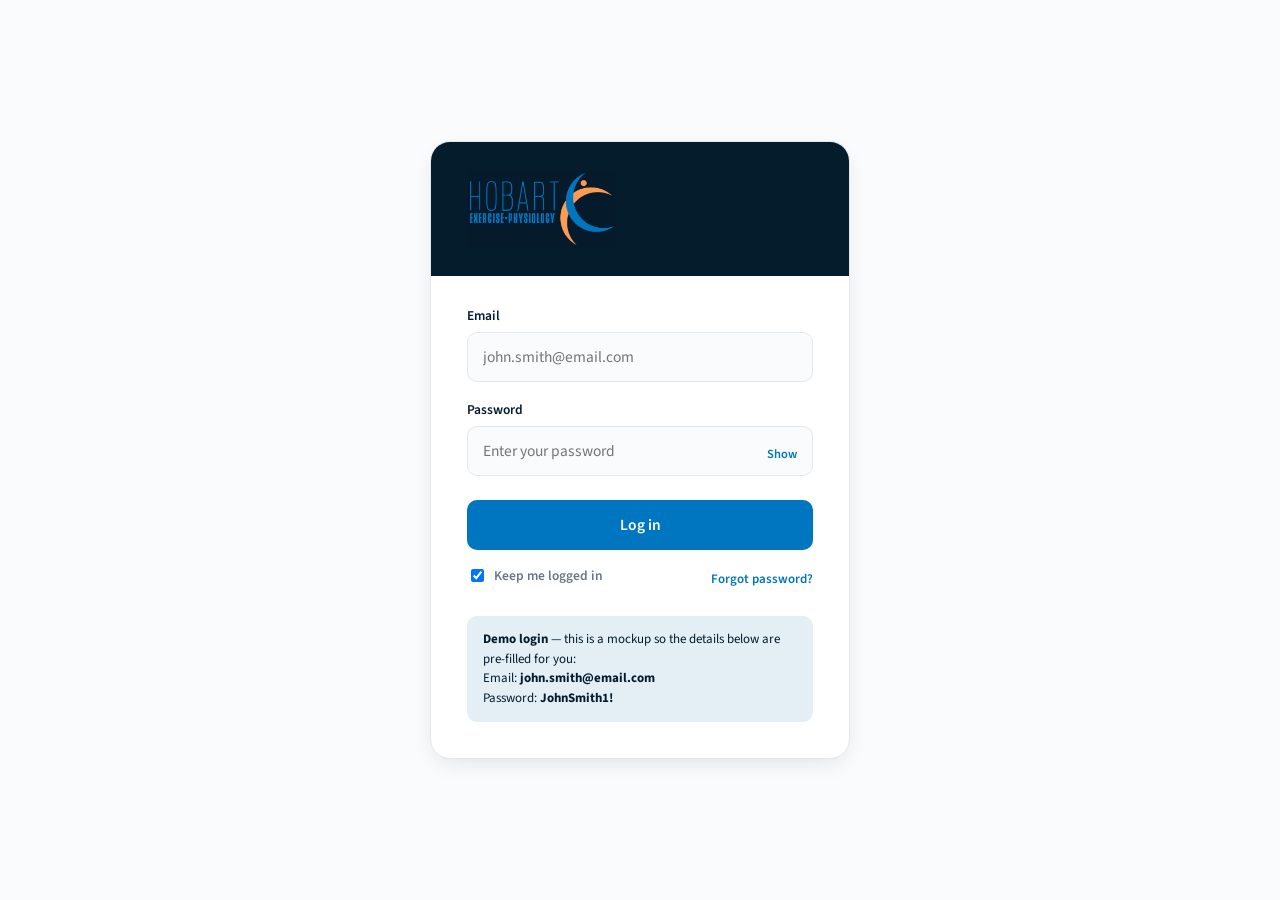
<file: index.html>
<!DOCTYPE html>
<html lang="en">
<head>
<meta charset="UTF-8">
<meta name="viewport" content="width=device-width, initial-scale=1.0">
<title>HEP Hub — Log in</title>
<link rel="preconnect" href="https://fonts.googleapis.com">
<link rel="preconnect" href="https://fonts.gstatic.com" crossorigin>
<link href="https://fonts.googleapis.com/css2?family=Figtree:wght@400;500;600;700&family=Source+Sans+3:wght@400;500;600;700&family=IBM+Plex+Mono:wght@400;500&display=swap" rel="stylesheet">
<link rel="stylesheet" href="shared.css">
<style>
  body{display:flex;align-items:center;justify-content:center;min-height:100vh;padding:24px;}
  .login-card{background:var(--paper-raised);border-radius:20px;box-shadow:0 8px 24px -8px rgba(5,28,44,.14);width:100%;max-width:420px;border:1px solid var(--line);overflow:hidden;}
  .brand-mark{display:flex;align-items:center;padding:28px 36px;background:var(--navy);}
  .brand-mark img{width:150px;height:auto;display:block;}
  .login-fields{padding:30px 36px 36px;}
  .field-group{margin-bottom:18px;}
  label{display:block;font-size:13.5px;font-weight:600;margin-bottom:7px;color:var(--navy);}
  input[type=text],input[type=password]{width:100%;padding:13px 15px;font-size:15.5px;border:1.5px solid var(--line);border-radius:10px;background:var(--paper);color:var(--navy);font-family:'Source Sans 3',sans-serif;transition:border-color .15s ease;}
  input[type=text]:focus,input[type=password]:focus{outline:none;border-color:var(--blue);background:#fff;}
  .pw-row{position:relative;}
  .pw-toggle{position:absolute;right:12px;top:39px;background:none;border:none;font-size:12.5px;font-weight:600;color:var(--blue);cursor:pointer;padding:6px 4px;font-family:'Source Sans 3',sans-serif;}
  .login-btn{width:100%;padding:14px;background:var(--blue);color:#fff;border:none;border-radius:10px;font-size:15.5px;font-weight:600;cursor:pointer;margin-top:6px;font-family:'Source Sans 3',sans-serif;transition:background .15s ease;}
  .login-btn:hover{background:var(--blue-hover);}
  .login-meta{display:flex;justify-content:space-between;align-items:center;margin-top:16px;font-size:13px;}
  .login-meta a{color:var(--blue);font-weight:600;}
  .remember{display:flex;align-items:center;gap:7px;color:var(--stone);}
  .error-msg{background:#FBEAE5;color:#B3543F;border:1px solid #EFC9BC;border-radius:10px;padding:10px 14px;font-size:13.5px;margin-bottom:16px;display:none;}
  .error-msg.show{display:block;}
  .demo-hint{margin-top:24px;padding:14px 16px;background:var(--blue-tint);border-radius:10px;font-size:13px;color:var(--navy);line-height:1.5;}
  .demo-hint strong{font-weight:700;}
</style>
</head>
<body>

<div class="login-card">
  <div class="brand-mark">
    <img src="assets/hep-logo-dark.png" alt="Hobart Exercise Physiology">
  </div>

  <div class="login-fields">
    <div class="error-msg" id="error-msg">That email or password doesn't match. Please try again.</div>

    <div class="field-group">
      <label for="email">Email</label>
      <input type="text" id="email" placeholder="john.smith@email.com" autocomplete="username">
    </div>

    <div class="field-group pw-row">
      <label for="password">Password</label>
      <input type="password" id="password" placeholder="Enter your password" autocomplete="current-password">
      <button type="button" class="pw-toggle" id="pw-toggle" aria-label="Show password">Show</button>
    </div>

    <button class="login-btn" id="login-btn">Log in</button>

    <div class="login-meta">
      <label class="remember"><input type="checkbox" checked> Keep me logged in</label>
      <a href="#">Forgot password?</a>
    </div>

    <div class="demo-hint">
      <strong>Demo login</strong> — this is a mockup so the details below are pre-filled for you:<br>
      Email: <strong>john.smith@email.com</strong><br>
      Password: <strong>JohnSmith1!</strong>
    </div>
  </div>
</div>

<script>
  const emailInput = document.getElementById('email');
  const pwInput = document.getElementById('password');
  const loginBtn = document.getElementById('login-btn');
  const errorMsg = document.getElementById('error-msg');
  const pwToggle = document.getElementById('pw-toggle');

  const VALID_EMAIL = 'john.smith@email.com';
  const VALID_PW = 'JohnSmith1!';

  pwToggle.addEventListener('click', () => {
    const showing = pwInput.type === 'text';
    pwInput.type = showing ? 'password' : 'text';
    pwToggle.textContent = showing ? 'Show' : 'Hide';
  });

  function attemptLogin(){
    const emailVal = emailInput.value.trim().toLowerCase();
    const pwVal = pwInput.value;
    if((emailVal === VALID_EMAIL.toLowerCase() && pwVal === VALID_PW) || (emailVal === '' && pwVal === '')){
      errorMsg.classList.remove('show');
      // Names the hub greets you by, and the initials in the nav avatar.
      if(!localStorage.getItem('hephub_client_name')){
        localStorage.setItem('hephub_client_name', 'John Smith');
      }
      window.location.href = 'welcome.html';
    } else {
      errorMsg.classList.add('show');
    }
  }

  loginBtn.addEventListener('click', attemptLogin);
  pwInput.addEventListener('keydown', e => { if(e.key === 'Enter') attemptLogin(); });
</script>

</body>
</html>
</file>
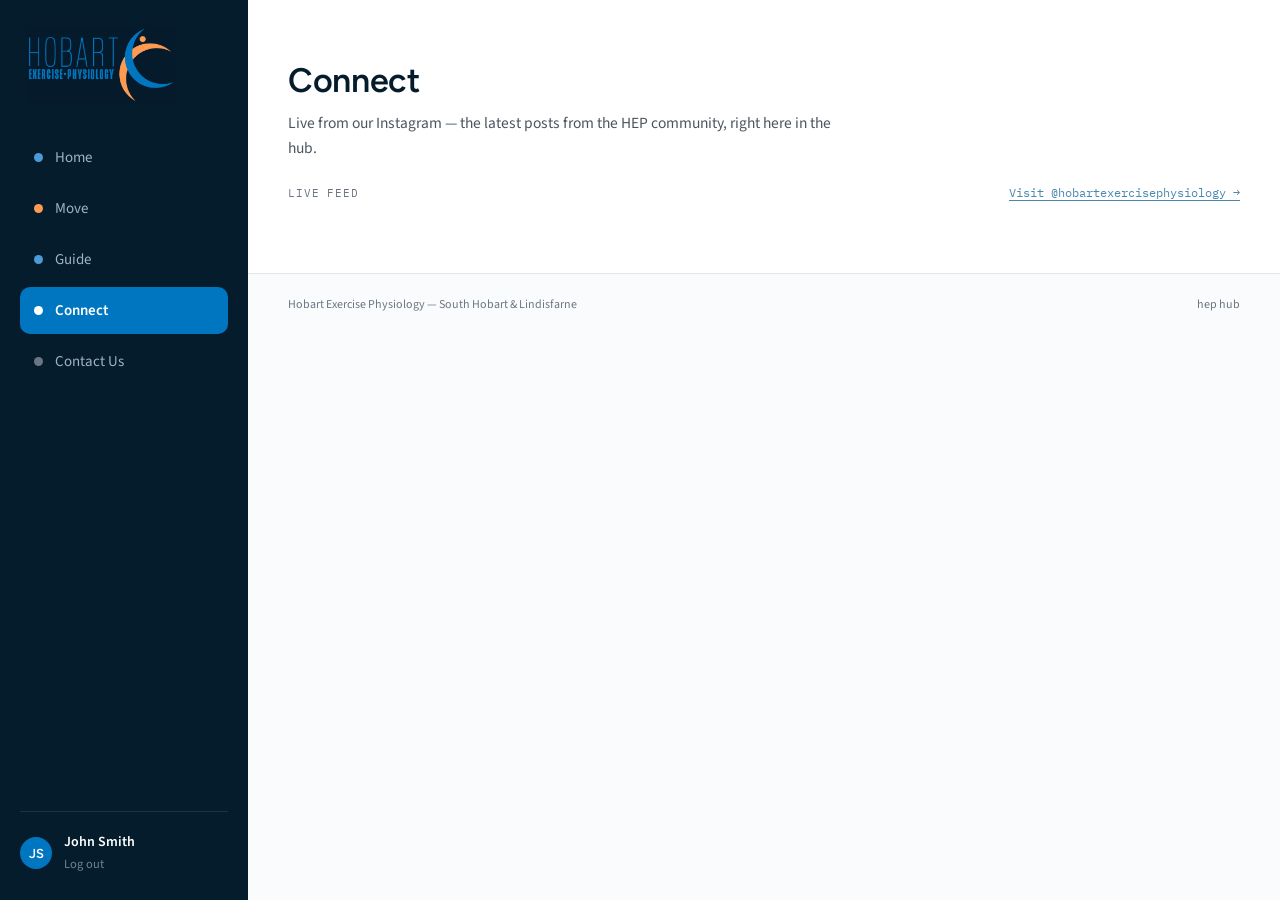
<file: connect.html>
<!DOCTYPE html>
<html lang="en">
<head>
<meta charset="UTF-8">
<meta name="viewport" content="width=device-width, initial-scale=1.0">
<title>Connect — HEP Hub</title>
<link rel="preconnect" href="https://fonts.googleapis.com">
<link rel="preconnect" href="https://fonts.gstatic.com" crossorigin>
<link href="https://fonts.googleapis.com/css2?family=Figtree:wght@400;500;600;700&family=Source+Sans+3:wght@400;500;600;700&family=IBM+Plex+Mono:wght@400;500&display=swap" rel="stylesheet">
<link rel="stylesheet" href="shared.css">
<style>
  .page-head{padding:44px 40px 0;background:#fff;}
  .page-head h1{font-size:34px;font-weight:600;margin:16px 0 10px;}
  .page-head p{color:#4A5560;font-size:15.5px;max-width:560px;line-height:1.6;margin:0;}
  .ig-note{display:flex;align-items:center;justify-content:space-between;padding:24px 40px 4px;background:#fff;flex-wrap:wrap;gap:10px;}
  .ig-link{font-family:'IBM Plex Mono',monospace;font-size:11.5px;color:var(--slate);border-bottom:1px solid var(--slate);}
  .ig-embed{padding:20px 40px 48px;background:#fff;}
  @media(max-width:820px){.page-head,.ig-note,.ig-embed{padding-left:20px;padding-right:20px;}}
</style>
</head>
<body data-page="connect">
<div id="shell"></div>
<div id="shell-main">
<header id="topbar-mount"></header>

<div class="page-head">
  <h1>Connect</h1>
  <p>Live from our Instagram — the latest posts from the HEP community, right here in the hub.</p>
</div>
<div class="ig-note">
  <span class="mono-label" style="color:var(--stone);">Live feed</span>
  <a class="ig-link" href="https://www.instagram.com/hobartexercisephysiology/" target="_blank" rel="noopener">Visit @hobartexercisephysiology →</a>
</div>
<div class="ig-embed">
  <script src="https://elfsightcdn.com/platform.js" async></script>
  <div class="elfsight-app-98dba140-ccc8-4f08-b331-bf9e27faa845" data-elfsight-app-lazy></div>
</div>

<footer>
  <span>Hobart Exercise Physiology — South Hobart &amp; Lindisfarne</span>
  <span>hep hub</span>
</footer>
</div>
<div id="tabbar-mount"></div>
<script src="nav.js"></script>
</body>
</html>
</file>
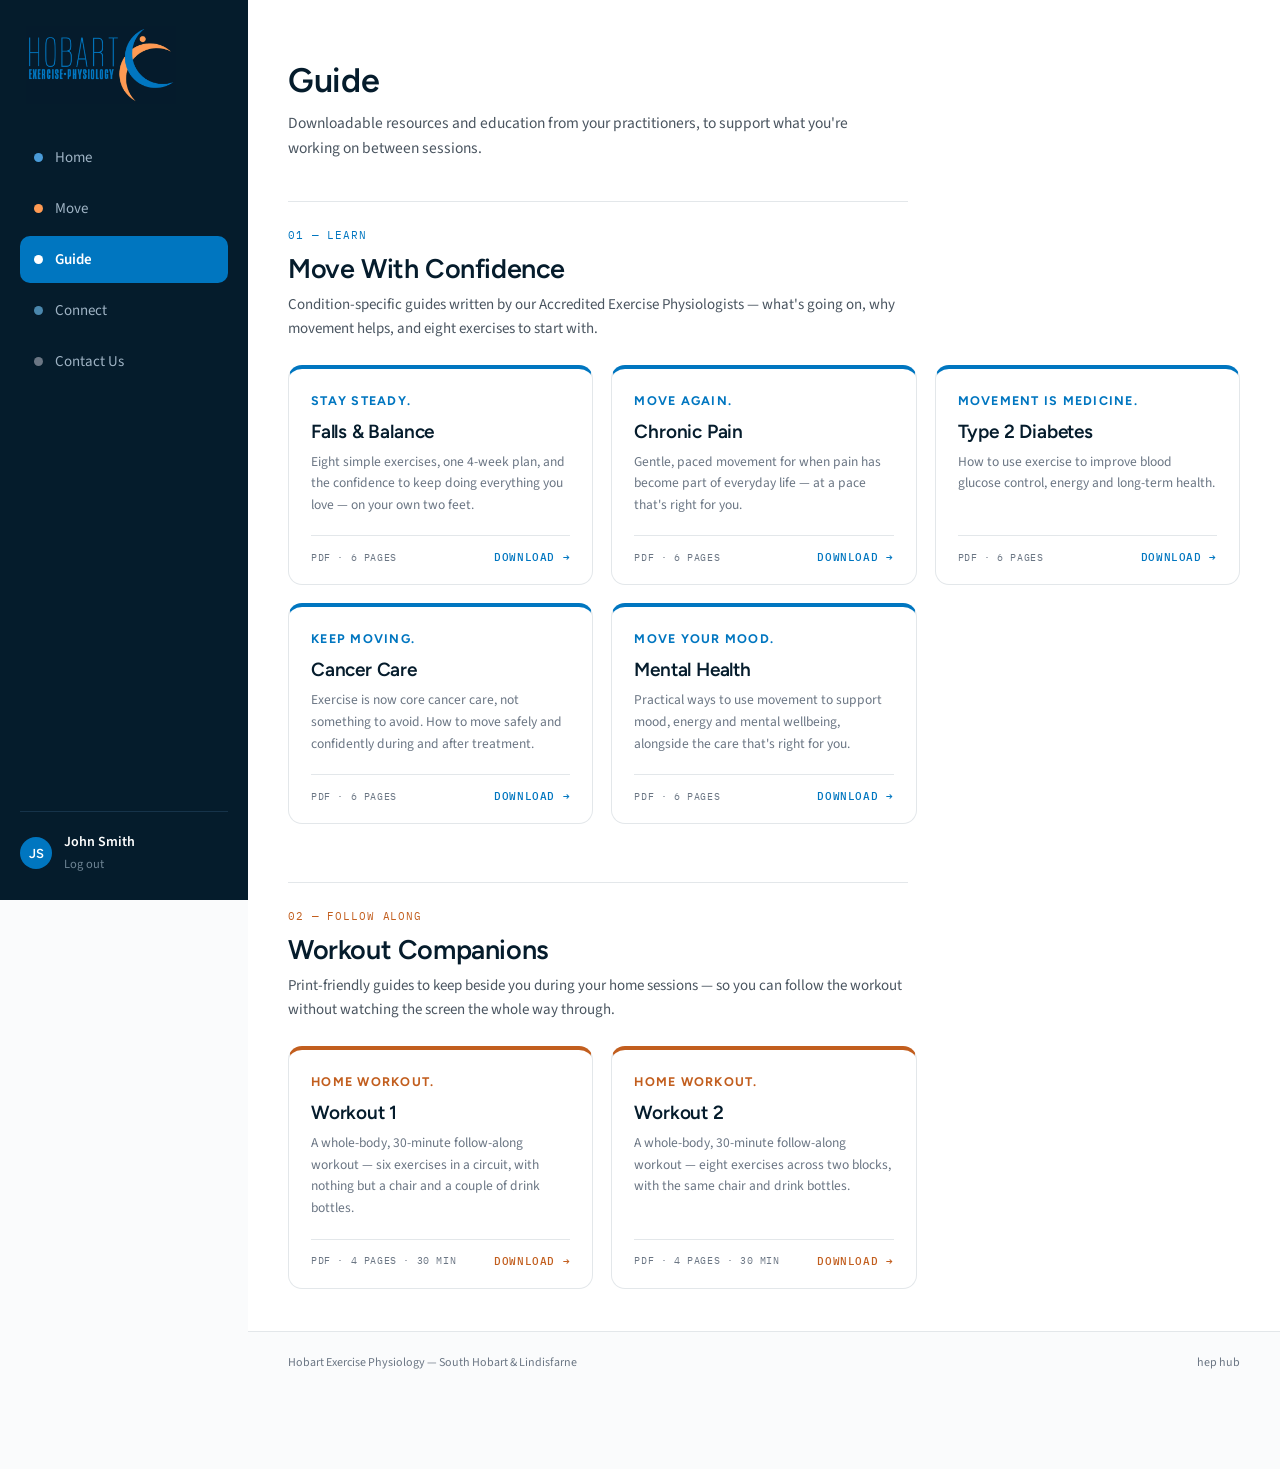
<file: guide.html>
<!DOCTYPE html>
<html lang="en">
<head>
<meta charset="UTF-8">
<meta name="viewport" content="width=device-width, initial-scale=1.0">
<title>Guide — HEP Hub</title>
<link rel="preconnect" href="https://fonts.googleapis.com">
<link rel="preconnect" href="https://fonts.gstatic.com" crossorigin>
<link href="https://fonts.googleapis.com/css2?family=Figtree:wght@400;500;600;700&family=Source+Sans+3:wght@400;500;600;700&family=IBM+Plex+Mono:wght@400;500&display=swap" rel="stylesheet">
<link rel="stylesheet" href="shared.css">
<style>
  .page-head{padding:44px 40px 0;background:#fff;}
  .page-head h1{font-size:34px;font-weight:600;margin:16px 0 10px;}
  .page-head p{color:#4A5560;font-size:15.5px;max-width:560px;line-height:1.6;margin:0;}

  .guide-full{background:#fff;}

  .guide-group{padding:40px 40px 8px;}
  .guide-group + .guide-group{padding-top:16px;}
  .group-head{border-top:1px solid var(--line);padding-top:26px;margin-bottom:24px;max-width:620px;}
  .group-head .mono-label{color:var(--accent);display:block;margin-bottom:10px;}
  .group-head h2{font-size:27px;font-weight:600;margin:0 0 8px;letter-spacing:-0.015em;}
  .group-head p{margin:0;font-size:15px;line-height:1.6;color:#4A5560;}
  .guide-group[data-group="learn"]{--accent:var(--blue);}
  .guide-group[data-group="companion"]{--accent:var(--orange-text);}

  .guide-grid{display:grid;grid-template-columns:repeat(auto-fill,minmax(268px,1fr));gap:18px;padding-bottom:34px;}
  .guide-card{
    display:flex;flex-direction:column;
    border:1px solid var(--line);border-radius:14px;
    padding:24px 22px 20px;background:#fff;
    border-top:4px solid var(--accent);
    transition:box-shadow .15s ease, transform .15s ease;
  }
  .guide-card:hover{box-shadow:0 14px 28px -18px rgba(5,28,44,.4);transform:translateY(-2px);}
  .guide-card .kicker{
    font-family:'Figtree',sans-serif;font-size:12.5px;font-weight:700;
    letter-spacing:.1em;text-transform:uppercase;color:var(--accent);
    margin-bottom:12px;
  }
  .guide-card h3{font-size:19px;font-weight:600;margin:0 0 8px;}
  .guide-card p{margin:0 0 20px;font-size:13.5px;line-height:1.6;color:var(--stone);flex:1;}
  .guide-card .meta{
    display:flex;align-items:center;justify-content:space-between;gap:12px;
    border-top:1px solid var(--line);padding-top:14px;
  }
  .guide-card .fmt{font-family:'IBM Plex Mono',monospace;font-size:10px;letter-spacing:.06em;text-transform:uppercase;color:var(--stone);}
  .guide-card .get{font-family:'IBM Plex Mono',monospace;font-size:10.5px;letter-spacing:.06em;color:var(--accent);font-weight:500;}


  @media(max-width:820px){
    .page-head,.guide-group{padding-left:20px;padding-right:20px;}
    .guide-grid{grid-template-columns:1fr;}
  }
</style>
</head>
<body data-page="guide">
<div id="shell"></div>
<div id="shell-main">
<header id="topbar-mount"></header>

<div class="page-head">
  <h1>Guide</h1>
  <p>Downloadable resources and education from your practitioners, to support what you're working on between sessions.</p>
</div>

<div class="guide-full">

  <section class="guide-group" data-group="learn">
    <div class="group-head">
      <span class="mono-label">01 — Learn</span>
      <h2>Move With Confidence</h2>
      <p>Condition-specific guides written by our Accredited Exercise Physiologists — what's going on, why movement helps, and eight exercises to start with.</p>
    </div>
    <div class="guide-grid">

      <a class="guide-card" href="assets/guides/hep-guide-falls-and-balance.pdf" target="_blank" rel="noopener">
        <span class="kicker">Stay Steady.</span>
        <h3>Falls &amp; Balance</h3>
        <p>Eight simple exercises, one 4-week plan, and the confidence to keep doing everything you love — on your own two feet.</p>
        <span class="meta"><span class="fmt">PDF · 6 pages</span><span class="get">DOWNLOAD →</span></span>
      </a>

      <a class="guide-card" href="assets/guides/hep-guide-chronic-pain.pdf" target="_blank" rel="noopener">
        <span class="kicker">Move Again.</span>
        <h3>Chronic Pain</h3>
        <p>Gentle, paced movement for when pain has become part of everyday life — at a pace that's right for you.</p>
        <span class="meta"><span class="fmt">PDF · 6 pages</span><span class="get">DOWNLOAD →</span></span>
      </a>

      <a class="guide-card" href="assets/guides/hep-guide-type-2-diabetes.pdf" target="_blank" rel="noopener">
        <span class="kicker">Movement Is Medicine.</span>
        <h3>Type 2 Diabetes</h3>
        <p>How to use exercise to improve blood glucose control, energy and long-term health.</p>
        <span class="meta"><span class="fmt">PDF · 6 pages</span><span class="get">DOWNLOAD →</span></span>
      </a>

      <a class="guide-card" href="assets/guides/hep-guide-cancer-care.pdf" target="_blank" rel="noopener">
        <span class="kicker">Keep Moving.</span>
        <h3>Cancer Care</h3>
        <p>Exercise is now core cancer care, not something to avoid. How to move safely and confidently during and after treatment.</p>
        <span class="meta"><span class="fmt">PDF · 6 pages</span><span class="get">DOWNLOAD →</span></span>
      </a>

      <a class="guide-card" href="assets/guides/hep-guide-mental-health.pdf" target="_blank" rel="noopener">
        <span class="kicker">Move Your Mood.</span>
        <h3>Mental Health</h3>
        <p>Practical ways to use movement to support mood, energy and mental wellbeing, alongside the care that's right for you.</p>
        <span class="meta"><span class="fmt">PDF · 6 pages</span><span class="get">DOWNLOAD →</span></span>
      </a>

    </div>
  </section>

  <section class="guide-group" data-group="companion">
    <div class="group-head">
      <span class="mono-label">02 — Follow along</span>
      <h2>Workout Companions</h2>
      <p>Print-friendly guides to keep beside you during your home sessions — so you can follow the workout without watching the screen the whole way through.</p>
    </div>
    <div class="guide-grid">

      <a class="guide-card" href="assets/guides/hep-workout-companion-1.pdf" target="_blank" rel="noopener">
        <span class="kicker">Home Workout.</span>
        <h3>Workout 1</h3>
        <p>A whole-body, 30-minute follow-along workout — six exercises in a circuit, with nothing but a chair and a couple of drink bottles.</p>
        <span class="meta"><span class="fmt">PDF · 4 pages · 30 min</span><span class="get">DOWNLOAD →</span></span>
      </a>

      <a class="guide-card" href="assets/guides/hep-workout-companion-2.pdf" target="_blank" rel="noopener">
        <span class="kicker">Home Workout.</span>
        <h3>Workout 2</h3>
        <p>A whole-body, 30-minute follow-along workout — eight exercises across two blocks, with the same chair and drink bottles.</p>
        <span class="meta"><span class="fmt">PDF · 4 pages · 30 min</span><span class="get">DOWNLOAD →</span></span>
      </a>

    </div>
  </section>

</div>

<footer>
  <span>Hobart Exercise Physiology — South Hobart &amp; Lindisfarne</span>
  <span>hep hub</span>
</footer>
</div>
<div id="tabbar-mount"></div>
<script src="nav.js"></script>
</body>
</html>
</file>
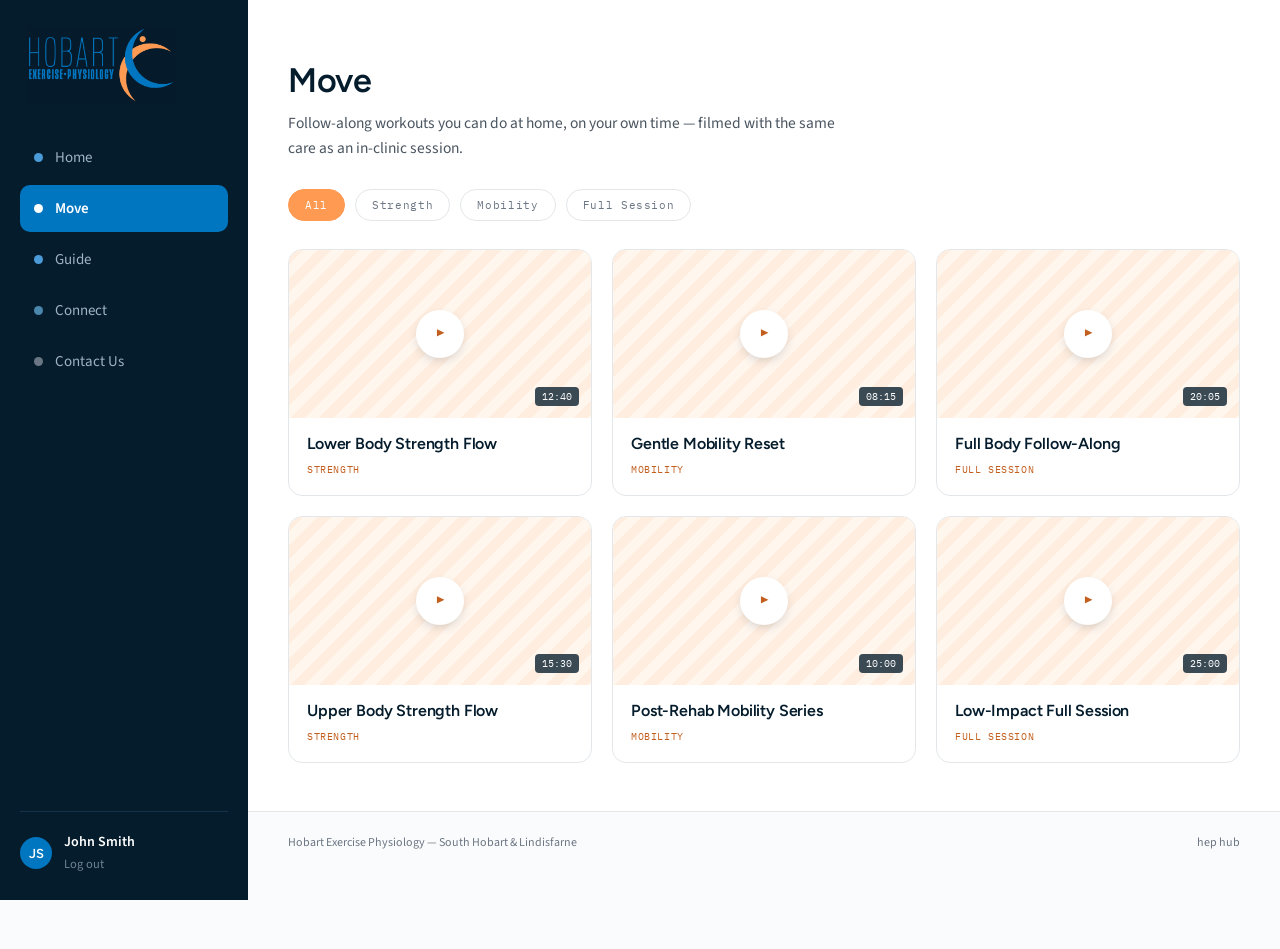
<file: move.html>
<!DOCTYPE html>
<html lang="en">
<head>
<meta charset="UTF-8">
<meta name="viewport" content="width=device-width, initial-scale=1.0">
<title>Move — HEP Hub</title>
<link rel="preconnect" href="https://fonts.googleapis.com">
<link rel="preconnect" href="https://fonts.gstatic.com" crossorigin>
<link href="https://fonts.googleapis.com/css2?family=Figtree:wght@400;500;600;700&family=Source+Sans+3:wght@400;500;600;700&family=IBM+Plex+Mono:wght@400;500&display=swap" rel="stylesheet">
<link rel="stylesheet" href="shared.css">
<style>
  .page-head{padding:44px 40px 0;background:#fff;}
  .page-head h1{font-size:34px;font-weight:600;margin:16px 0 10px;}
  .page-head p{color:#4A5560;font-size:15.5px;max-width:560px;line-height:1.6;margin:0;}
  .filters{display:flex;gap:10px;padding:28px 40px 0;background:#fff;}
  .filter{font-family:'IBM Plex Mono',monospace;font-size:11px;letter-spacing:.06em;padding:8px 16px;border-radius:20px;border:1px solid var(--line);color:var(--stone);}
  .filter.active{background:var(--orange);border-color:var(--orange);color:#fff;}
  .video-grid{display:grid;grid-template-columns:repeat(3,1fr);gap:20px;padding:28px 40px 48px;background:#fff;}
  .video-card{border:1px solid var(--line);border-radius:14px;overflow:hidden;}
  .video-thumb{height:168px;background:repeating-linear-gradient(135deg,#FFEEDF 0 10px,#FFF6EE 10px 20px);position:relative;display:flex;align-items:center;justify-content:center;}
  .play-btn{width:48px;height:48px;border-radius:50%;background:#fff;display:flex;align-items:center;justify-content:center;color:var(--orange-text);font-size:15px;box-shadow:0 4px 12px -4px rgba(5,28,44,.25);}
  .duration{position:absolute;bottom:12px;right:12px;background:rgba(5,28,44,.78);color:#fff;font-family:'IBM Plex Mono',monospace;font-size:10px;padding:3px 7px;border-radius:4px;}
  .video-info{padding:16px 18px;}
  .video-info h4{font-family:'Figtree',sans-serif;font-size:16px;font-weight:600;margin:0 0 4px;}
  .video-info span{font-family:'IBM Plex Mono',monospace;font-size:10px;color:var(--orange-text);text-transform:uppercase;letter-spacing:.06em;}
  @media(max-width:820px){
    .page-head,.filters,.video-grid{padding-left:20px;padding-right:20px;}
    .video-grid{grid-template-columns:1fr 1fr;}
  }
</style>
</head>
<body data-page="move">
<div id="shell"></div>
<div id="shell-main">
<header id="topbar-mount"></header>

<div class="page-head">
  <h1>Move</h1>
  <p>Follow-along workouts you can do at home, on your own time — filmed with the same care as an in-clinic session.</p>
</div>
<div class="filters">
  <span class="filter active">All</span><span class="filter">Strength</span><span class="filter">Mobility</span><span class="filter">Full Session</span>
</div>
<div class="video-grid">
  <div class="video-card"><div class="video-thumb"><div class="play-btn">▶</div><span class="duration">12:40</span></div><div class="video-info"><h4>Lower Body Strength Flow</h4><span>Strength</span></div></div>
  <div class="video-card"><div class="video-thumb"><div class="play-btn">▶</div><span class="duration">08:15</span></div><div class="video-info"><h4>Gentle Mobility Reset</h4><span>Mobility</span></div></div>
  <div class="video-card"><div class="video-thumb"><div class="play-btn">▶</div><span class="duration">20:05</span></div><div class="video-info"><h4>Full Body Follow-Along</h4><span>Full session</span></div></div>
  <div class="video-card"><div class="video-thumb"><div class="play-btn">▶</div><span class="duration">15:30</span></div><div class="video-info"><h4>Upper Body Strength Flow</h4><span>Strength</span></div></div>
  <div class="video-card"><div class="video-thumb"><div class="play-btn">▶</div><span class="duration">10:00</span></div><div class="video-info"><h4>Post-Rehab Mobility Series</h4><span>Mobility</span></div></div>
  <div class="video-card"><div class="video-thumb"><div class="play-btn">▶</div><span class="duration">25:00</span></div><div class="video-info"><h4>Low-Impact Full Session</h4><span>Full session</span></div></div>
</div>

<footer>
  <span>Hobart Exercise Physiology — South Hobart &amp; Lindisfarne</span>
  <span>hep hub</span>
</footer>
</div>
<div id="tabbar-mount"></div>
<script src="nav.js"></script>
</body>
</html>
</file>
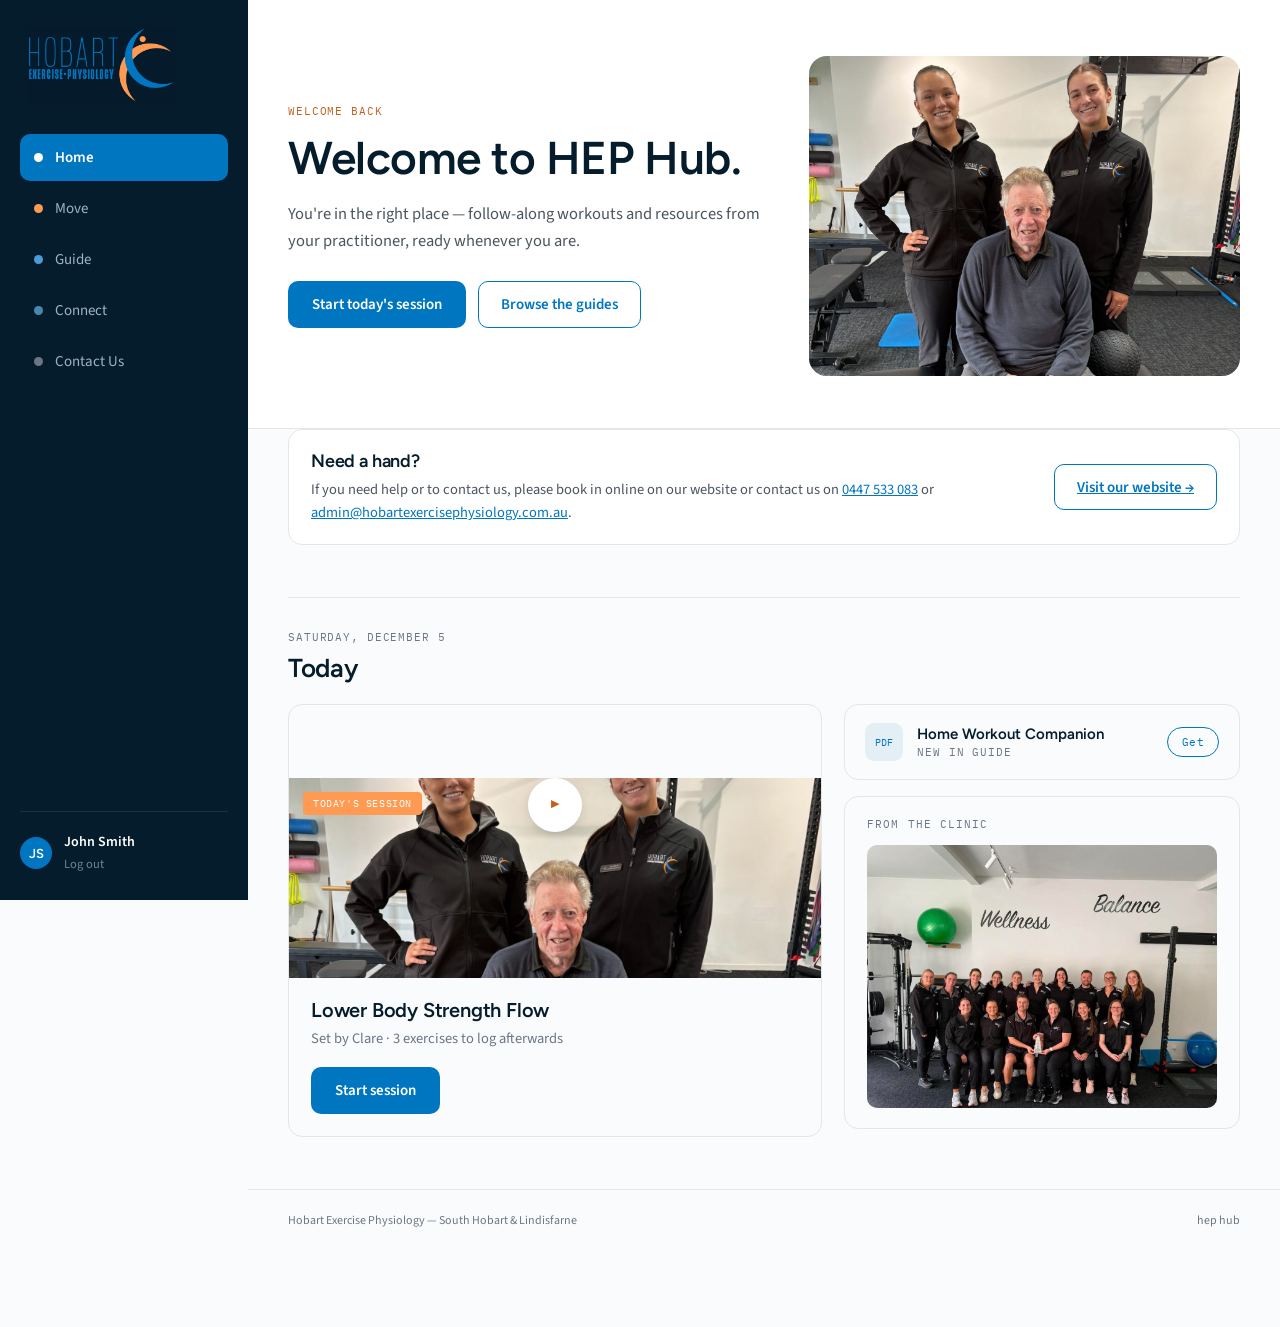
<file: welcome.html>
<!DOCTYPE html>
<html lang="en">
<head>
<meta charset="UTF-8">
<meta name="viewport" content="width=device-width, initial-scale=1.0">
<title>HEP Hub</title>
<link rel="preconnect" href="https://fonts.googleapis.com">
<link rel="preconnect" href="https://fonts.gstatic.com" crossorigin>
<link href="https://fonts.googleapis.com/css2?family=Figtree:wght@400;500;600;700&family=Source+Sans+3:wght@400;500;600;700&family=IBM+Plex+Mono:wght@400;500&display=swap" rel="stylesheet">
<link rel="stylesheet" href="shared.css">
<style>
  .hero{padding:56px 40px 52px;display:grid;grid-template-columns:1.05fr .95fr;gap:44px;align-items:center;border-bottom:1px solid var(--line);background:#fff;}
  .hero .mono-label{color:var(--orange-text);margin-bottom:16px;display:block;}
  .hero h1{font-size:46px;font-weight:600;line-height:1.06;margin:0 0 18px;}
  .hero p{margin:0 0 26px;font-size:16.5px;line-height:1.65;color:#4A5560;max-width:480px;}
  .hero-actions{display:flex;gap:12px;flex-wrap:wrap;}
  .hero-photo{height:320px;border-radius:18px;overflow:hidden;background:var(--blue-tint);}
  .hero-photo img{width:100%;height:100%;object-fit:cover;object-position:50% 40%;display:block;}

  .contact-callout{padding:0 40px 52px;}
  .contact-callout .panel{background:#fff;display:flex;flex-wrap:wrap;align-items:center;justify-content:space-between;gap:20px;}
  .contact-callout h3{font-size:18px;font-weight:600;margin:0 0 6px;}
  .contact-callout p{margin:0;font-size:14.5px;line-height:1.6;color:#4A5560;max-width:640px;}
  .contact-callout a{color:var(--blue);text-decoration:underline;}
  .contact-callout .btn{flex-shrink:0;}
  @media(max-width:820px){ .contact-callout{padding:0 20px 40px;} }

  .today{padding:0 40px 52px;}
  .today-head{margin-bottom:20px;padding-top:32px;border-top:1px solid var(--line);}
  .today-head h3{font-size:26px;font-weight:600;margin:0;}

  .today-grid{display:grid;grid-template-columns:1.35fr 1fr;gap:22px;}
  .session-card{border:1px solid var(--line);border-radius:14px;overflow:hidden;}
  .session-thumb{height:200px;position:relative;background:linear-gradient(135deg,var(--orange-tint),var(--orange));}
  .session-thumb img{position:absolute;inset:0;width:100%;height:100%;object-fit:cover;object-position:50% 40%;}
  .session-play{position:relative;width:54px;height:54px;border-radius:50%;background:#fff;display:flex;align-items:center;justify-content:center;color:var(--orange-text);font-size:17px;box-shadow:0 4px 12px -4px rgba(5,28,44,.25);margin:73px auto 0;}
  .session-tag{position:absolute;top:14px;left:14px;background:var(--orange);color:#fff;font-family:'IBM Plex Mono',monospace;font-size:10px;letter-spacing:.06em;padding:5px 10px;border-radius:4px;}
  .session-body{padding:20px 22px 22px;}
  .session-body h4{font-size:20px;font-weight:600;margin:0 0 6px;}
  .session-body p{margin:0 0 18px;font-size:14.5px;color:var(--stone);}

  .side-col{display:flex;flex-direction:column;gap:16px;}
  .panel{border:1px solid var(--line);border-radius:14px;padding:20px 22px;}
  .panel .label{font-family:'IBM Plex Mono',monospace;font-size:10.5px;letter-spacing:.1em;text-transform:uppercase;color:var(--stone);margin-bottom:14px;}
  .resource-teaser{display:flex;align-items:center;gap:14px;padding:18px 20px;border:1px solid var(--line);border-radius:14px;}
  .resource-teaser .pdf-icon{width:38px;height:38px;border-radius:9px;background:var(--blue-tint);color:var(--blue);display:flex;align-items:center;justify-content:center;font-family:'IBM Plex Mono',monospace;font-size:10px;flex-shrink:0;}
  .team-photo{border-radius:10px;overflow:hidden;aspect-ratio:4/3;}
  .team-photo img{width:100%;height:100%;object-fit:cover;object-position:50% 35%;display:block;}

  @media(max-width:820px){
    .hero{grid-template-columns:1fr;padding:36px 20px;}
    .hero-photo{height:200px;}
    .today{padding:0 20px 40px;}
    .today-grid{grid-template-columns:1fr;}
  }
</style>
</head>
<body data-page="home">
<div id="shell"></div>
<div id="shell-main">
<header id="topbar-mount"></header>

<section class="hero">
  <div>
    <span class="mono-label">Welcome back</span>
    <h1 id="hero-heading">Hello, John.</h1>
    <p id="hero-copy">This is where your program continues between sessions — follow-along workouts and resources from your practitioner, ready whenever you are.</p>
    <div class="hero-actions">
      <a class="btn btn-primary" href="move.html">Start today's session</a>
      <a class="btn btn-secondary" href="guide.html">Browse the guides</a>
    </div>
  </div>
  <div class="hero-photo"><img src="assets/hep-client-session.jpg" alt="A client with two Hobart Exercise Physiology practitioners in the clinic" style="object-position:50% 28%;"></div>
</section>

<section class="contact-callout">
  <div class="panel">
    <div>
      <h3>Need a hand?</h3>
      <p>If you need help or to contact us, please book in online on our website or contact us on <a href="tel:0447533083">0447 533 083</a> or <a href="mailto:admin@hobartexercisephysiology.com.au">admin@hobartexercisephysiology.com.au</a>.</p>
    </div>
    <a class="btn btn-secondary" href="https://www.hobartexercisephysiology.com.au" target="_blank" rel="noopener">Visit our website →</a>
  </div>
</section>

<section class="today">
  <div class="today-head">
    <div>
      <span class="mono-label" id="today-date" style="color:var(--stone);display:block;margin-bottom:8px;"></span>
      <h3>Today</h3>
    </div>
  </div>
  <div class="today-grid">
    <div class="session-card">
      <div class="session-thumb">
        <img src="assets/hep-client-session.jpg" alt="A client with two Hobart Exercise Physiology practitioners in the clinic" style="object-position:50% 28%;">
        <span class="session-tag">TODAY'S SESSION</span>
        <div class="session-play">▶</div>
      </div>
      <div class="session-body">
        <h4>Lower Body Strength Flow</h4>
        <p>Set by Clare · 3 exercises to log afterwards</p>
        <a class="btn btn-primary" href="move.html">Start session</a>
      </div>
    </div>
    <div class="side-col">
      <a class="resource-teaser" href="guide.html">
        <div class="pdf-icon">PDF</div>
        <div style="flex:1;">
          <div style="font-family:'Figtree',sans-serif;font-size:15px;font-weight:600;margin-bottom:2px;">Home Workout Companion</div>
          <div class="mono-label" style="color:var(--stone);">New in Guide</div>
        </div>
        <span class="pill" style="pointer-events:none;">Get</span>
      </a>
      <div class="panel">
        <div class="label">From the clinic</div>
        <div class="team-photo"><img src="assets/hep-team.jpg" alt="The Hobart Exercise Physiology team"></div>
      </div>
    </div>
  </div>
</section>

<footer>
  <span>Hobart Exercise Physiology — South Hobart &amp; Lindisfarne</span>
  <span>hep hub</span>
</footer>
</div>
<div id="tabbar-mount"></div>
<script src="nav.js"></script>
<script>
  (function () {
    var name = (localStorage.getItem('hephub_client_name') || '').trim();
    var heading = document.getElementById('hero-heading');
    var copy = document.getElementById('hero-copy');
    if (name) {
      heading.textContent = 'Hello, ' + name.split(/\s+/)[0] + '.';
    } else {
      heading.textContent = 'Welcome to HEP Hub.';
      copy.textContent = "You're in the right place — follow-along workouts and resources from your practitioner, ready whenever you are.";
    }

    document.getElementById('today-date').textContent = new Date().toLocaleDateString(undefined, { weekday: 'long', day: 'numeric', month: 'long' });
  })();
</script>
</body>
</html>
</file>
<file: shared.css>
:root{
  --blue: #0076C0;
  --blue-hover: #005E99;
  --blue-tint: #E3EEF5;
  --orange: #FF9A53;
  --orange-text: #C25E1E;
  --orange-tint: #FFE9D6;
  --navy: #051C2C;
  --navy-hover: #0C3049;
  --slate: #4A87AD;
  --stone: #6B7684;
  --line: #E3E7EA;
  --paper: #FAFBFC;
  --paper-raised: #FFFFFF;
}

*{box-sizing:border-box;}
html,body{margin:0;padding:0;}
body{
  font-family:'Source Sans 3',sans-serif;
  background:var(--paper);
  color:var(--navy);
  -webkit-font-smoothing:antialiased;
  display:flex;
  min-height:100vh;
}
h1,h2,h3,h4{font-family:'Figtree',sans-serif;color:var(--navy);letter-spacing:-0.01em;}
a{color:inherit;text-decoration:none;}

.mono-label{
  font-family:'IBM Plex Mono',monospace;
  font-size:11px;
  letter-spacing:.08em;
  text-transform:uppercase;
}

.avatar{
  width:32px;
  height:32px;
  border-radius:50%;
  background:var(--blue);
  color:#fff;
  display:flex;
  align-items:center;
  justify-content:center;
  font-family:'Figtree',sans-serif;
  font-weight:600;
  font-size:13px;
  flex-shrink:0;
}

/* ---------- App shell (nav.js mounts into these) ---------- */

#shell:empty{display:none;}
#shell-main{flex:1;min-width:0;display:flex;flex-direction:column;min-height:100vh;}

.rail{
  width:248px;
  flex-shrink:0;
  background:var(--navy);
  padding:26px 20px;
  display:flex;
  flex-direction:column;
  gap:30px;
  position:sticky;
  top:0;
  height:100vh;
  overflow-y:auto;
}
@media(max-width:820px){ .rail{display:none;} }
.rail-logo{width:150px;height:auto;display:block;margin-left:6px;}
.rail-nav{display:flex;flex-direction:column;gap:4px;}
.rail-link{display:flex;align-items:center;gap:12px;padding:13px 14px;border-radius:10px;color:#9FB3C4;font-size:15px;}
.rail-link .dot{width:9px;height:9px;border-radius:50%;flex-shrink:0;}
.rail-link.active{background:var(--blue);color:#fff;font-weight:600;}
.rail-link.active .dot{background:#fff;}
.rail-foot{margin-top:auto;border-top:1px solid #16334A;padding-top:20px;display:flex;align-items:center;gap:12px;}
.rail-foot .who .name{font-size:14px;font-weight:600;color:#fff;}
.rail-foot .who .logout{font-size:12.5px;color:#6E8494;cursor:pointer;background:none;border:none;padding:0;font-family:inherit;}

.topbar{display:flex;align-items:center;justify-content:space-between;padding:14px 18px;background:var(--navy);}
@media(min-width:821px){ .topbar{display:none;} }
.topbar-brand{display:flex;align-items:center;gap:14px;}
.topbar-brand img{height:32px;width:auto;display:block;}
.topbar-word{display:flex;flex-direction:column;gap:3px;}
.topbar-word .l1{font-family:'Figtree',sans-serif;font-size:15.5px;font-weight:600;letter-spacing:.1em;color:#fff;line-height:1;}
.topbar-word .l2{font-family:'Figtree',sans-serif;font-size:9.5px;font-weight:600;letter-spacing:.16em;color:#4A9BD8;line-height:1;}
.topbar-right{display:flex;align-items:center;gap:24px;}
.tabbar{display:none;}
#shell-main{padding-bottom:0;}
@media(max-width:820px){
  .tabbar{
    display:grid;
    grid-template-columns:repeat(5,1fr);
    border-top:1px solid var(--line);
    background:#fff;
    padding:10px 6px calc(14px + env(safe-area-inset-bottom));
    position:fixed;
    left:0;right:0;bottom:0;
    z-index:20;
  }
  #shell-main{padding-bottom:76px;}
}
.tab-item{display:flex;flex-direction:column;align-items:center;gap:7px;padding:8px 0;color:var(--stone);font-size:11px;}
.tab-item .dot{width:10px;height:10px;border-radius:50%;background:#C9D2D9;}
.tab-item.active{color:var(--blue);font-weight:600;}
.tab-item.active .dot{background:var(--blue);}

footer{
  display:flex;
  align-items:center;
  justify-content:space-between;
  gap:16px;
  flex-wrap:wrap;
  padding:22px 40px;
  border-top:1px solid var(--line);
  color:var(--stone);
  font-size:12px;
}
footer{padding-bottom:calc(22px + 76px);}
@media(max-width:820px){
  footer{padding-bottom:22px;}
}

/* ---------- Shared components ---------- */

.btn{font-family:'Source Sans 3',sans-serif;border-radius:10px;font-size:15px;font-weight:600;cursor:pointer;border:none;padding:13px 24px;display:inline-block;}
.btn-primary{background:var(--blue);color:#fff;}
.btn-primary:hover{background:var(--blue-hover);}
.btn-secondary{background:#fff;color:var(--blue);border:1.5px solid var(--blue);padding:11.5px 22px;}
.btn-secondary:hover{background:var(--blue-tint);}
.btn-dark{background:var(--navy);color:#fff;}
.btn-dark:hover{background:var(--navy-hover);}
.btn-text{background:none;color:var(--stone);padding:12px 8px;}
.btn-text:hover{color:var(--navy);}
.pill{font-family:'IBM Plex Mono',monospace;font-size:10.5px;letter-spacing:.04em;color:var(--blue);border:1px solid var(--blue);padding:7px 14px;border-radius:20px;background:none;cursor:pointer;white-space:nowrap;}

@media(max-width:820px){
  .topbar,footer{padding-left:20px;padding-right:20px;}
}
</file>
